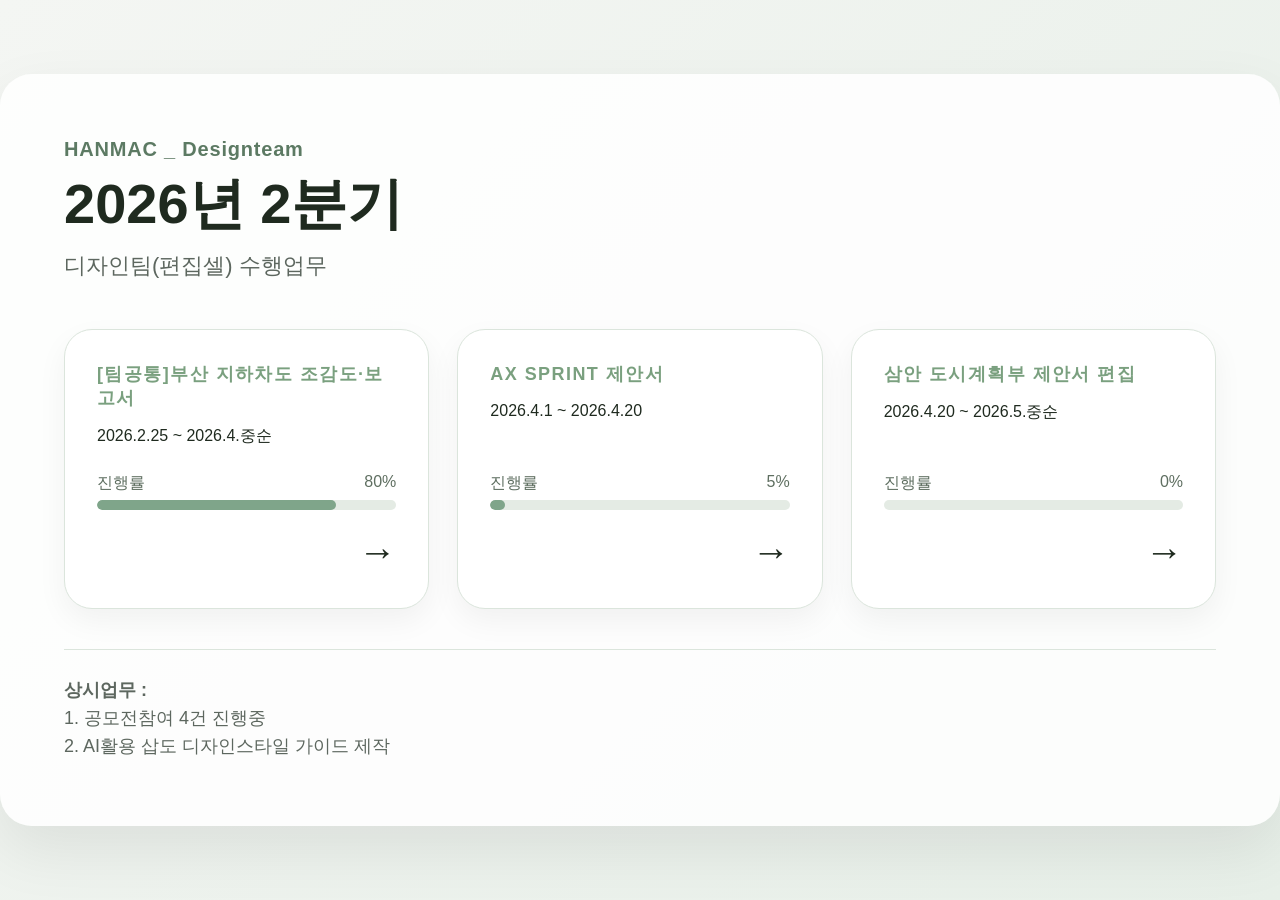
<file: 편집셀_최종/index.html>
<!DOCTYPE html>
<html lang="ko">
<head>
  <meta charset="UTF-8" />
  <meta name="viewport" content="width=device-width, initial-scale=1.0" />
  <title>2026.2분기</title>
  <link rel="stylesheet" href="style.css" />
</head>
<body>
  <div class="dashboard-wrap">
    <div class="dashboard-card">
      <div class="title-area">
        <p class="sub-title">HANMAC _ Designteam</p>
        <h1 class="main-title">2026년 2분기</h1>
        <p class="desc">디자인팀(편집셀) 수행업무</p>
      </div>

<div class="button-grid">

  <a class="project-button" href="project1/index.html">
    <span class="project-label">[팀공통]부산 지하차도 조감도·보고서</span>

  <p class="project-date">2026.2.25 ~ 2026.4.중순</p>

    <div class="progress-wrap">
      <div class="progress-text">
        <span>진행률</span>
        <span>80%</span>
      </div>
      <div class="progress-bar">
        <div class="progress-fill" style="width: 80%;"></div>
      </div>
    </div>

    <strong class="arrow">→</strong>
  </a>

  <a class="project-button" href="project2/index.html">
    <span class="project-label">AX SPRINT 제안서</span>

  <p class="project-date">2026.4.1 ~ 2026.4.20</p>

    <div class="progress-wrap">
      <div class="progress-text">
        <span>진행률</span>
        <span>5%</span>
      </div>
      <div class="progress-bar">
        <div class="progress-fill" style="width: 5%;"></div>
      </div>
    </div>

    <strong class="arrow">→</strong>
  </a>

  <a class="project-button" href="project3/index.html">
    <span class="project-label">삼안 도시계획부 제안서 편집</span>

  <p class="project-date">2026.4.20 ~ 2026.5.중순</p>

    <div class="progress-wrap">
      <div class="progress-text">
        <span>진행률</span>
        <span>0%</span>
      </div>
      <div class="progress-bar">
        <div class="progress-fill" style="width: 0%;"></div>
      </div>
    </div>

    <strong class="arrow">→</strong>
  </a>

</div>
<div class="extra-info">
  <p class="extra-title">상시업무 :</p>
  <p>1. 공모전참여 4건 진행중</p>
  <p>2. AI활용 삽도 디자인스타일 가이드 제작</p>
</div>
    </div>
  </div>
</body>
</html>
</file>
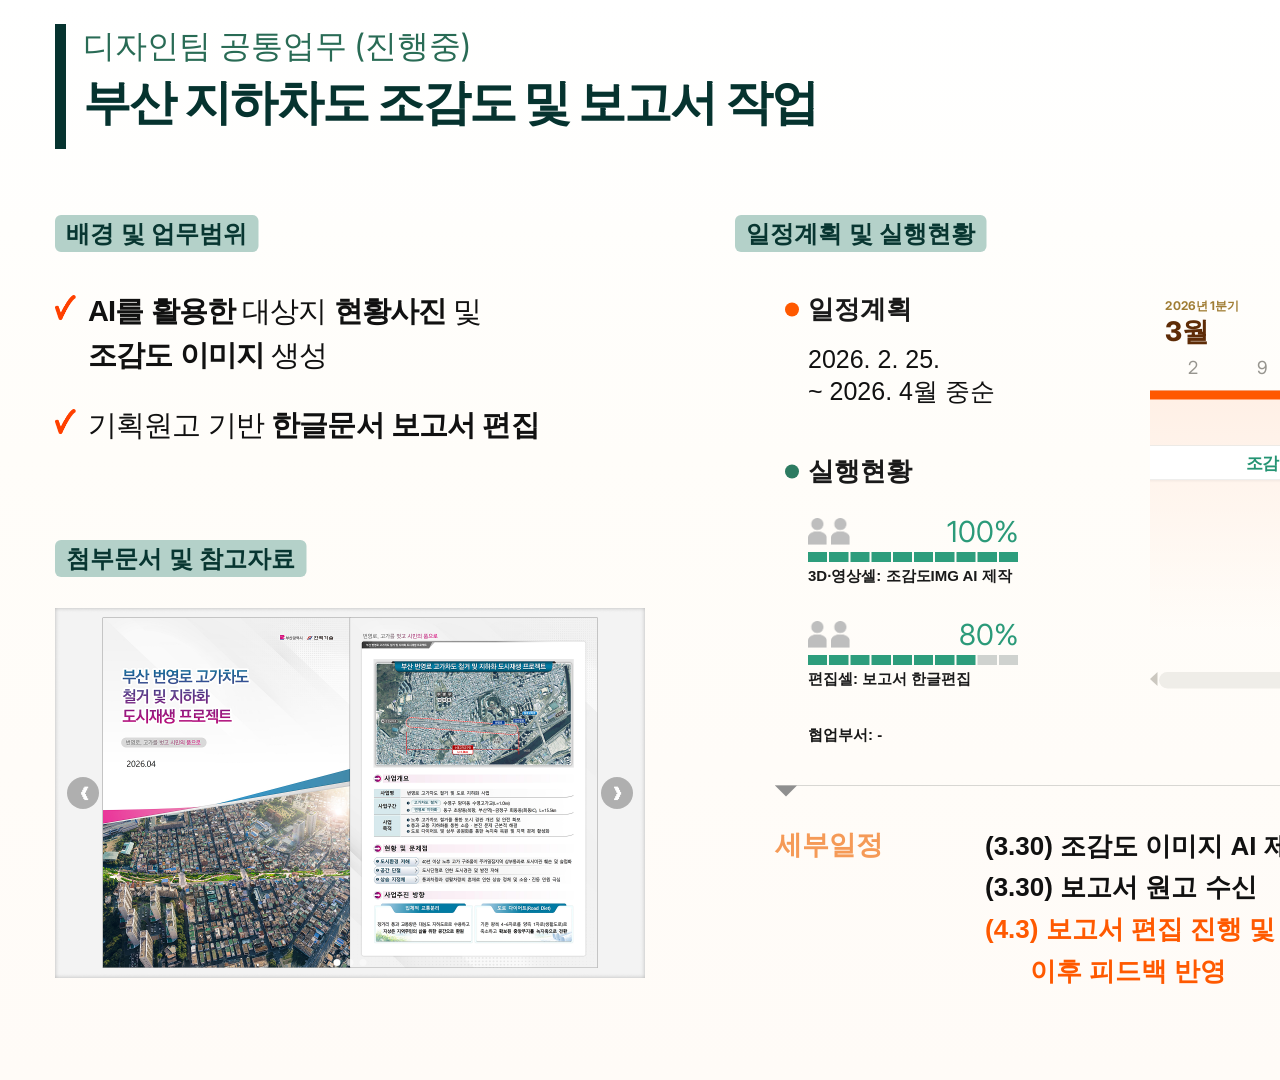
<file: 편집셀_최종/project1/index.html>
<!DOCTYPE html>
<html lang="ko">
<head>
  <meta charset="UTF-8" />
  <meta name="viewport" content="width=device-width, initial-scale=1.0" />
  <title>부산 지하차도 조감도 및 보고서 작업</title>

  <link href="https://fonts.googleapis.com/css2?family=Inter:wght@400;500;600;700;800&display=swap" rel="stylesheet">
  <link href="https://hangeul.pstatic.net/hangeul_static/css/nanum-square.css" rel="stylesheet">
  <link rel="stylesheet" href="style.css" />
</head>
<body>
  <div class="page">
    <div class="app-shell" id="appShell">

      <div class="canvas-wrap" id="canvasWrap">
        <div class="canvas">

          <header class="hero">
            <div class="hero-bar"></div>
            <div class="hero-text">
              <div class="hero-sub">디자인팀 공통업무 (진행중)</div>
              <h1 class="hero-title">부산 지하차도 조감도 및 보고서 작업</h1>
            </div>
          </header>

          <section class="scope">
            <div class="section-chip">배경 및 업무범위</div>

            <ul class="scope-list">
              <li>
                <img src="img/check.png" alt="" class="check-icon">
                <span>
                  <strong>AI를 활용한</strong> 대상지 <strong>현황사진</strong> 및<br>
                  <strong>조감도 이미지</strong> 생성
                </span>
              </li>
              <li>
                <img src="img/check.png" alt="" class="check-icon">
                <span>기획원고 기반 <strong>한글문서 보고서 편집</strong></span>
              </li>
            </ul>
          </section>

          <section class="reference">
            <div class="section-chip">첨부문서 및 참고자료</div>

            <div class="reference-box">
              <button class="ref-nav ref-prev" id="refPrev" aria-label="이전 이미지">&#10094;</button>

              <div class="reference-slider" id="referenceSlider">
                <div class="reference-slide active">
                  <img src="img/edit1.png" alt="참고자료 1" class="reference-image">
                </div>
                <div class="reference-slide">
                  <img src="img/edit_2.png" alt="참고자료 2" class="reference-image">
                </div>
                <div class="reference-slide">
                  <img src="img/edit_3.png" alt="참고자료 3" class="reference-image">
                </div>
              </div>

              <button class="ref-nav ref-next" id="refNext" aria-label="다음 이미지">&#10095;</button>

              <div class="ref-dots" id="refDots">
                <button class="ref-dot active" data-index="0" aria-label="1번 이미지"></button>
                <button class="ref-dot" data-index="1" aria-label="2번 이미지"></button>
                <button class="ref-dot" data-index="2" aria-label="3번 이미지"></button>
              </div>
            </div>
          </section>

          <section class="info-panel">
            <div class="section-chip">일정계획 및 실행현황</div>

            <div class="info-panel-body">
              <div class="plan-block">
                <div class="info-title">
                  <span class="dot dot-orange"></span>
                  <span>일정계획</span>
                </div>
                <div class="plan-dates">
                  <p id="planDateStartText">2026. 3. 8.</p>
                  <p id="planDateEndText">~ 2026. 4월 중순.</p>
                </div>
              </div>

              <div class="status-block">
                <div class="info-title">
                  <span class="dot dot-green"></span>
                  <span>실행현황</span>
                </div>

                <div class="status-card" id="statusCard1">
                  <div class="status-head">
                    <div class="people-group" id="peopleGroup1"></div>
                    <span class="status-percent" id="statusPercent1">100%</span>
                  </div>
                  <div class="segbar" id="segbar1"></div>
                  <p class="status-text" id="statusText1">3D영상셀: 조감도IMG AI 제작</p>
                </div>

                <div class="status-card status-card-2" id="statusCard2">
                  <div class="status-head">
                    <div class="people-group" id="peopleGroup2"></div>
                    <span class="status-percent" id="statusPercent2">90%</span>
                  </div>
                  <div class="segbar" id="segbar2"></div>
                  <p class="status-text" id="statusText2">편집셀: 보고서 한글편집</p>
                </div>

                <p class="partner" id="partnerText">협업부서: -----</p>
              </div>
            </div>
          </section>

          <section class="timeline-panel">
            <div class="timeline-widget">
              <div class="month-marker-layer" id="monthMarkerLayer"></div>
              <div class="timeline-scale" id="timelineScale"></div>

              <div class="timeline-board" id="timelineBoard">
                <div class="planned-range" id="plannedRange"></div>

                <div class="today-line" id="todayLine"></div>
                <div class="today-label" id="todayLabel">today</div>

                <div class="task-card task-card-1" id="taskCard1">조감 IMG AI 제작</div>
                <div class="task-card task-card-2" id="taskCard2">보고서 편집</div>

                <div class="scroll-track" id="scrollTrack">
                  <div class="scroll-thumb" id="scrollThumb"></div>
                </div>

                <div class="edge-arrow left-edge"></div>
                <div class="edge-arrow right-edge"></div>
              </div>
            </div>
          </section>

          <section class="detail-panel">
            <div class="detail-divider">
              <div class="detail-line"></div>
              <div class="detail-arrow"></div>
            </div>

            <div class="detail-content">
              <div class="detail-title">세부일정</div>
              <div class="detail-list" id="detailList"></div>
            </div>
          </section>

        </div>
      </div>

    </div>
  </div>

  <script src="script.js"></script>
</body>
</html>
</file>
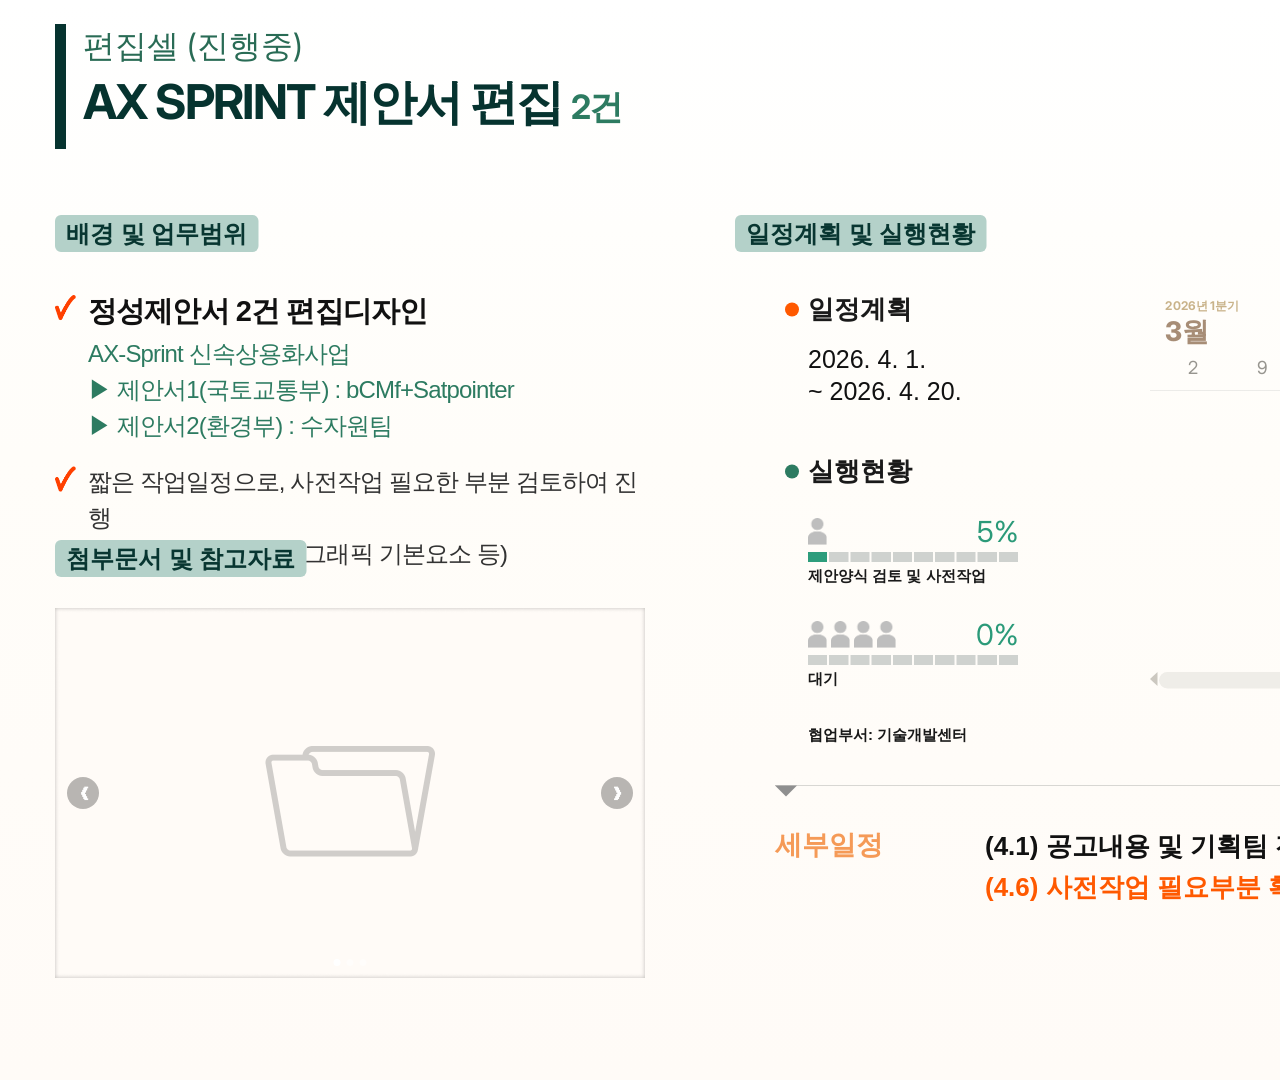
<file: 편집셀_최종/project2/index.html>
<!DOCTYPE html>
<html lang="ko">
<head>
  <meta charset="UTF-8" />
  <meta name="viewport" content="width=device-width, initial-scale=1.0" />
  <title>AX SPRINT 제안서</title>

  <link href="https://fonts.googleapis.com/css2?family=Inter:wght@400;500;600;700;800&display=swap" rel="stylesheet">
  <link href="https://hangeul.pstatic.net/hangeul_static/css/nanum-square.css" rel="stylesheet">
  <link rel="stylesheet" href="style.css" />
</head>
<body>
  <div class="page">
    <div class="app-shell" id="appShell">

      <div class="canvas-wrap" id="canvasWrap">
        <div class="canvas">

          <header class="hero">
            <div class="hero-bar"></div>
            <div class="hero-text">
              <div class="hero-sub">편집셀 (진행중)</div>
              <h1 class="hero-title">
  AX SPRINT 제안서 편집
  <span class="small-green">2건</span>
</h1>
            </div>
          </header>

          <section class="scope">
            <div class="section-chip">배경 및 업무범위</div>

     <ul class="scope-list">

  <!-- 첫번째 항목 -->
  <li>
    <img src="img/check.png" alt="" class="check-icon">
    <span>
      <strong>정성제안서 2건 편집디자인</strong><br>
  
      <span class="green-text">
        AX-Sprint 신속상용화사업<br>
        ▶ 제안서1(국토교통부) : bCMf+Satpointer<br>
        ▶ 제안서2(환경부) : 수자원팀

  </li>

  <!-- 두번째 항목 -->
   <li class="scope-item-tight">
    <img src="img/check.png" alt="" class="check-icon">
    <span>
      <span class="sub-line">
  짧은 작업일정으로, 사전작업 필요한 부분 검토하여 진행<br>
  (피그마 삽도 가이드, 그래픽 기본요소 등)
</span>
  </li>

</ul>
          </section>

          <section class="reference">
            <div class="section-chip">첨부문서 및 참고자료</div>

            <div class="reference-box">
              <button class="ref-nav ref-prev" id="refPrev" aria-label="이전 이미지">&#10094;</button>

              <div class="reference-slider" id="referenceSlider">
                <div class="reference-slide active">
                  <img src="img/edit1.png" alt="참고자료 1" class="reference-image">
                </div>
                <div class="reference-slide">
                  <img src="img/edit_2.png" alt="참고자료 2" class="reference-image">
                </div>
                <div class="reference-slide">
                  <img src="img/edit_3.png" alt="참고자료 3" class="reference-image">
                </div>
              </div>

              <button class="ref-nav ref-next" id="refNext" aria-label="다음 이미지">&#10095;</button>

              <div class="ref-dots" id="refDots">
                <button class="ref-dot active" data-index="0" aria-label="1번 이미지"></button>
                <button class="ref-dot" data-index="1" aria-label="2번 이미지"></button>
                <button class="ref-dot" data-index="2" aria-label="3번 이미지"></button>
              </div>
            </div>
          </section>

          <section class="info-panel">
            <div class="section-chip">일정계획 및 실행현황</div>

            <div class="info-panel-body">
              <div class="plan-block">
                <div class="info-title">
                  <span class="dot dot-orange"></span>
                  <span>일정계획</span>
                </div>
                <div class="plan-dates">
                  <p id="planDateStartText">2026. 3. 8.</p>
                  <p id="planDateEndText">~ 2026. 4. 20.</p>
                </div>
              </div>

              <div class="status-block">
                <div class="info-title">
                  <span class="dot dot-green"></span>
                  <span>실행현황</span>
                </div>

                <div class="status-card" id="statusCard1">
                  <div class="status-head">
                    <div class="people-group" id="peopleGroup1"></div>
                    <span class="status-percent" id="statusPercent1">100%</span>
                  </div>
                  <div class="segbar" id="segbar1"></div>
                  <p class="status-text" id="statusText1">3D영상셀: 조감도IMG AI 제작</p>
                </div>

                <div class="status-card status-card-2" id="statusCard2">
                  <div class="status-head">
                    <div class="people-group" id="peopleGroup2"></div>
                    <span class="status-percent" id="statusPercent2">90%</span>
                  </div>
                  <div class="segbar" id="segbar2"></div>
                  <p class="status-text" id="statusText2">편집셀: 보고서 한글편집</p>
                </div>

                <p class="partner" id="partnerText">협업부서: -----</p>
              </div>
            </div>
          </section>

          <section class="timeline-panel">
            <div class="timeline-widget">
              <div class="month-marker-layer" id="monthMarkerLayer"></div>
              <div class="timeline-scale" id="timelineScale"></div>

              <div class="timeline-board" id="timelineBoard">
                <div class="planned-range" id="plannedRange"></div>

                <div class="today-line" id="todayLine"></div>
                <div class="today-label" id="todayLabel">today</div>

                <div class="task-card task-card-1" id="taskCard1">조감 IMG AI 제작</div>
                <div class="task-card task-card-2" id="taskCard2">보고서 편집</div>

                <div class="scroll-track" id="scrollTrack">
                  <div class="scroll-thumb" id="scrollThumb"></div>
                </div>

                <div class="edge-arrow left-edge"></div>
                <div class="edge-arrow right-edge"></div>
              </div>
            </div>
          </section>

          <section class="detail-panel">
            <div class="detail-divider">
              <div class="detail-line"></div>
              <div class="detail-arrow"></div>
            </div>

            <div class="detail-content">
              <div class="detail-title">세부일정</div>
              <div class="detail-list" id="detailList"></div>
            </div>
          </section>

        </div>
      </div>

    </div>
  </div>

  <script src="script.js"></script>
</body>
</html>
</file>
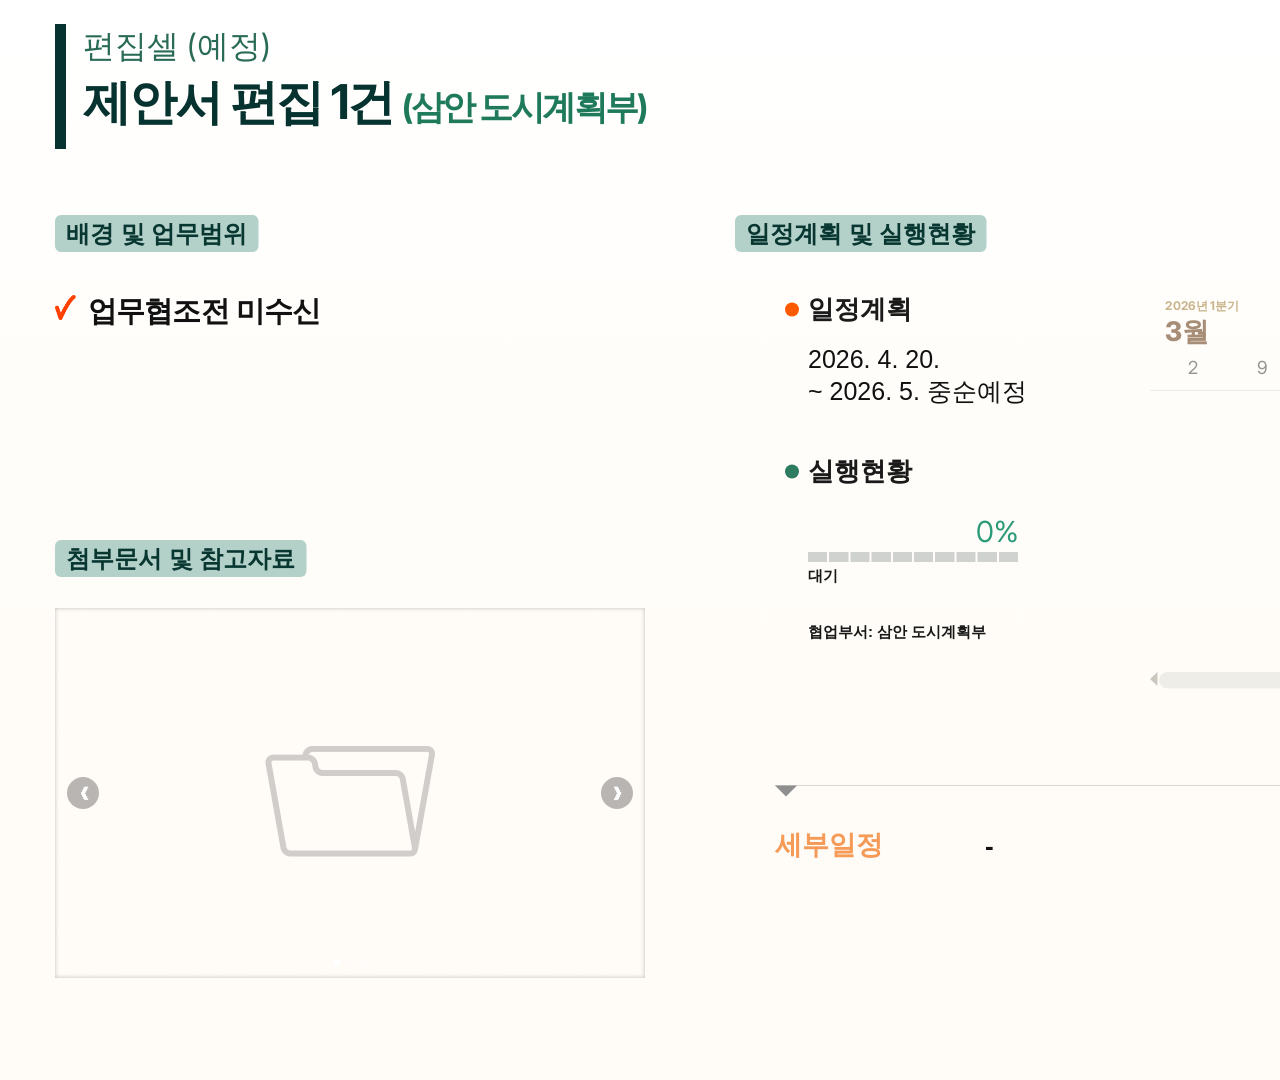
<file: 편집셀_최종/project3/index.html>
<!DOCTYPE html>
<html lang="ko">
<head>
  <meta charset="UTF-8" />
  <meta name="viewport" content="width=device-width, initial-scale=1.0" />
  <title>제안서 편집 1건(삼안 도시계획부)</title>

  <link href="https://fonts.googleapis.com/css2?family=Inter:wght@400;500;600;700;800&display=swap" rel="stylesheet">
  <link href="https://hangeul.pstatic.net/hangeul_static/css/nanum-square.css" rel="stylesheet">
  <link rel="stylesheet" href="style.css" />
</head>
<body>
  <div class="page">
    <div class="app-shell" id="appShell">

      <div class="canvas-wrap" id="canvasWrap">
        <div class="canvas">

          <header class="hero">
            <div class="hero-bar"></div>
            <div class="hero-text">
              <div class="hero-sub">편집셀 (예정)</div>
              <h1 class="hero-title">
  제안서 편집 1건
  <span class="title-partner">(삼안 도시계획부)</span>
</h1>
            </div>
          </header>

          <section class="scope">
            <div class="section-chip">배경 및 업무범위</div>

     <ul class="scope-list">

  <!-- 첫번째 항목 -->
  <li>
    <img src="img/check.png" alt="" class="check-icon">
    <span>
      <strong>업무협조전 미수신</strong><br>
  
     
      </span>
    </span>
  </li>

  

</ul>
          </section>

          <section class="reference">
            <div class="section-chip">첨부문서 및 참고자료</div>

            <div class="reference-box">
              <button class="ref-nav ref-prev" id="refPrev" aria-label="이전 이미지">&#10094;</button>

              <div class="reference-slider" id="referenceSlider">
                <div class="reference-slide active">
                  <img src="img/edit1.png" alt="참고자료 1" class="reference-image">
                </div>
                <div class="reference-slide">
                  <img src="img/edit_2.png" alt="참고자료 2" class="reference-image">
                </div>
                <div class="reference-slide">
                  <img src="img/edit_3.png" alt="참고자료 3" class="reference-image">
                </div>
              </div>

              <button class="ref-nav ref-next" id="refNext" aria-label="다음 이미지">&#10095;</button>

              <div class="ref-dots" id="refDots">
                <button class="ref-dot active" data-index="0" aria-label="1번 이미지"></button>
                <button class="ref-dot" data-index="1" aria-label="2번 이미지"></button>
                <button class="ref-dot" data-index="2" aria-label="3번 이미지"></button>
              </div>
            </div>
          </section>

          <section class="info-panel">
            <div class="section-chip">일정계획 및 실행현황</div>

            <div class="info-panel-body">
              <div class="plan-block">
                <div class="info-title">
                  <span class="dot dot-orange"></span>
                  <span>일정계획</span>
                </div>
                <div class="plan-dates">
                  <p id="planDateStartText">2026. 3. 8.</p>
                  <p id="planDateEndText">~ 2026. 4. 20.</p>
                </div>
              </div>

              <div class="status-block">
                <div class="info-title">
                  <span class="dot dot-green"></span>
                  <span>실행현황</span>
                </div>

                <div class="status-card" id="statusCard1">
                  <div class="status-head">
                    <div class="people-group" id="peopleGroup1"></div>
                    <span class="status-percent" id="statusPercent1">100%</span>
                  </div>
                  <div class="segbar" id="segbar1"></div>
                  <p class="status-text" id="statusText1">3D영상셀: 조감도IMG AI 제작</p>
                </div>

                <div class="status-card status-card-2" id="statusCard2">
                  <div class="status-head">
                    <div class="people-group" id="peopleGroup2"></div>
                    <span class="status-percent" id="statusPercent2">90%</span>
                  </div>
                  <div class="segbar" id="segbar2"></div>
                  <p class="status-text" id="statusText2">편집셀: 보고서 한글편집</p>
                </div>

                <p class="partner" id="partnerText">협업부서: -----</p>
              </div>
            </div>
          </section>

          <section class="timeline-panel">
            <div class="timeline-widget">
              <div class="month-marker-layer" id="monthMarkerLayer"></div>
              <div class="timeline-scale" id="timelineScale"></div>

              <div class="timeline-board" id="timelineBoard">
                <div class="planned-range" id="plannedRange"></div>

                <div class="today-line" id="todayLine"></div>
                <div class="today-label" id="todayLabel">today</div>

                <div class="task-card task-card-1" id="taskCard1">조감 IMG AI 제작</div>
                <div class="task-card task-card-2" id="taskCard2">보고서 편집</div>

                <div class="scroll-track" id="scrollTrack">
                  <div class="scroll-thumb" id="scrollThumb"></div>
                </div>

                <div class="edge-arrow left-edge"></div>
                <div class="edge-arrow right-edge"></div>
              </div>
            </div>
          </section>

          <section class="detail-panel">
            <div class="detail-divider">
              <div class="detail-line"></div>
              <div class="detail-arrow"></div>
            </div>

            <div class="detail-content">
              <div class="detail-title">세부일정</div>
              <div class="detail-list" id="detailList"></div>
            </div>
          </section>

        </div>
      </div>

    </div>
  </div>

  <script src="script.js"></script>
</body>
</html>
</file>
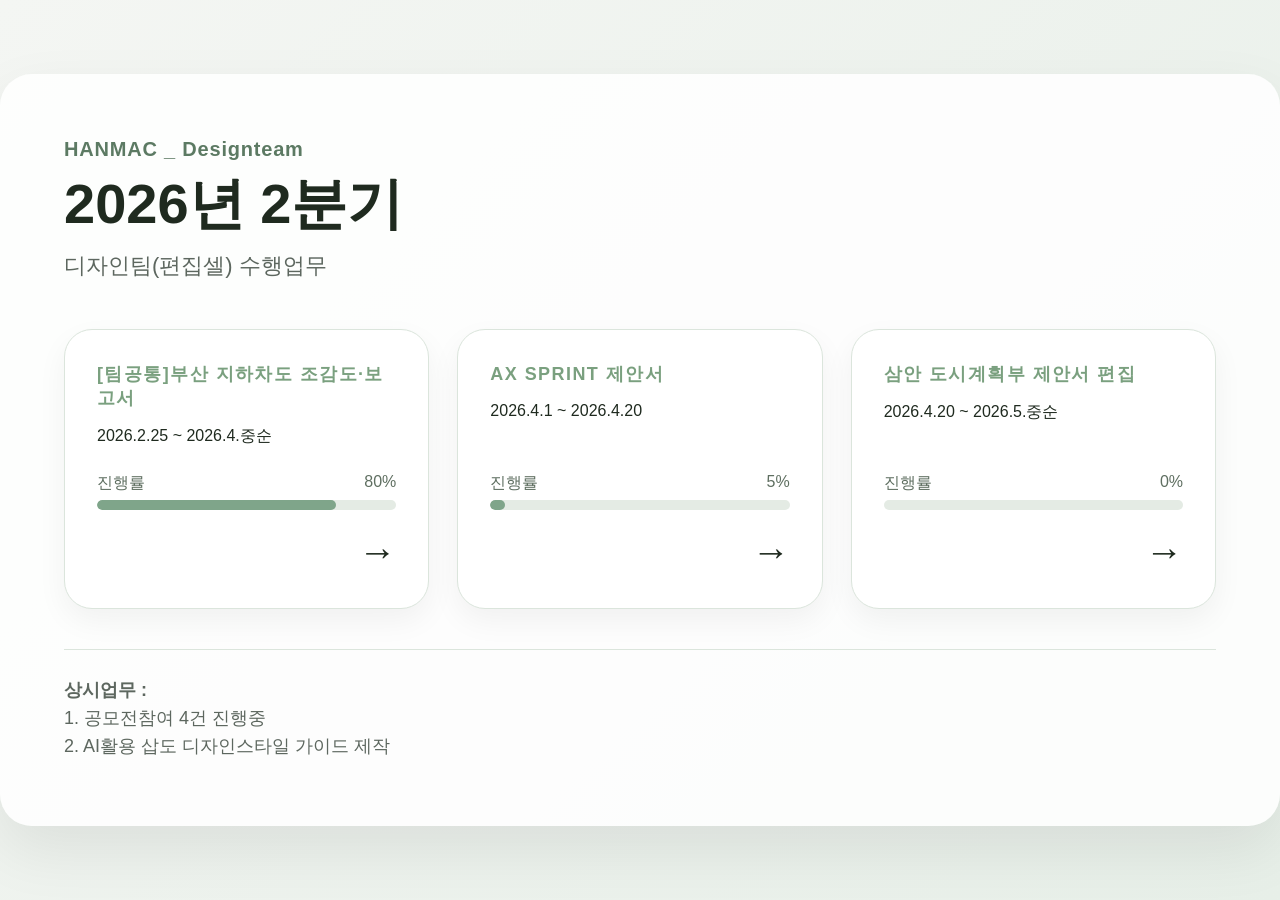
<file: 편집셀_최종/2026 2분기_편집셀.html>
<!DOCTYPE html>
<html lang="ko">
<head>
  <meta charset="UTF-8" />
  <meta name="viewport" content="width=device-width, initial-scale=1.0" />
  <title>2026.2분기</title>
  <link rel="stylesheet" href="style.css" />
</head>
<body>
  <div class="dashboard-wrap">
    <div class="dashboard-card">
      <div class="title-area">
        <p class="sub-title">HANMAC _ Designteam</p>
        <h1 class="main-title">2026년 2분기</h1>
        <p class="desc">디자인팀(편집셀) 수행업무</p>
      </div>

<div class="button-grid">

  <a class="project-button" href="project1/index.html">
    <span class="project-label">[팀공통]부산 지하차도 조감도·보고서</span>

  <p class="project-date">2026.2.25 ~ 2026.4.중순</p>

    <div class="progress-wrap">
      <div class="progress-text">
        <span>진행률</span>
        <span>80%</span>
      </div>
      <div class="progress-bar">
        <div class="progress-fill" style="width: 80%;"></div>
      </div>
    </div>

    <strong class="arrow">→</strong>
  </a>

  <a class="project-button" href="project2/index.html">
    <span class="project-label">AX SPRINT 제안서</span>

  <p class="project-date">2026.4.1 ~ 2026.4.20</p>

    <div class="progress-wrap">
      <div class="progress-text">
        <span>진행률</span>
        <span>5%</span>
      </div>
      <div class="progress-bar">
        <div class="progress-fill" style="width: 5%;"></div>
      </div>
    </div>

    <strong class="arrow">→</strong>
  </a>

  <a class="project-button" href="project3/index.html">
    <span class="project-label">삼안 도시계획부 제안서 편집</span>

  <p class="project-date">2026.4.20 ~ 2026.5.중순</p>

    <div class="progress-wrap">
      <div class="progress-text">
        <span>진행률</span>
        <span>0%</span>
      </div>
      <div class="progress-bar">
        <div class="progress-fill" style="width: 0%;"></div>
      </div>
    </div>

    <strong class="arrow">→</strong>
  </a>

</div>
<div class="extra-info">
  <p class="extra-title">상시업무 :</p>
  <p>1. 공모전참여 4건 진행중</p>
  <p>2. AI활용 삽도 디자인스타일 가이드 제작</p>
</div>
    </div>
  </div>
</body>
</html>
</file>
<file: 편집셀_최종/style.css>
* {
  box-sizing: border-box;
}

html,
body {
  width: 100%;
  height: 100%;
  margin: 0;
  padding: 0;
  font-family: "Inter", "NanumSquare", sans-serif;
  background: linear-gradient(135deg, #f4f6f3 0%, #e7efe8 100%);
  color: #1f2a1f;
}

body {
  min-height: 100vh;
}

.dashboard-wrap {
  width: 100%;
  min-height: 100vh;
  display: flex;
  align-items: center;
  justify-content: center;
}

.dashboard-card {
  width: 1320px;
  padding: 64px;
  border-radius: 32px;
  background: rgba(255, 255, 255, 0.88);
  box-shadow: 0 24px 60px rgba(0, 0, 0, 0.08);
}

.title-area {
  margin-bottom: 48px;
}

.sub-title {
  margin: 0 0 12px;
  font-size: 20px;
  font-weight: 600;
  color: #5c7a63;
  letter-spacing: 0.04em;
}

.main-title {
  margin: 0 0 16px;
  font-size: 56px;
  font-weight: 800;
  line-height: 1.1;
}

.desc {
  margin: 0;
  font-size: 22px;
  color: #5d675f;
}

.button-grid {
  display: grid;
  grid-template-columns: repeat(3, 1fr);
  gap: 28px;
}

.project-button {
  min-height: 280px;
  padding: 32px;
  border-radius: 28px;
  text-decoration: none;
  background: #ffffff;
  color: #1f2a1f;
  border: 1px solid #dbe5dc;
  box-shadow: 0 12px 30px rgba(0, 0, 0, 0.05);
  display: flex;
  flex-direction: column;
  justify-content: space-between;
  transition: transform 0.2s ease, box-shadow 0.2s ease, border-color 0.2s ease;
}

.project-button:hover {
  transform: translateY(-6px);
  border-color: #7ca786;
  box-shadow: 0 18px 36px rgba(57, 97, 67, 0.14);
}

.project-label {
  font-size: 18px;
  font-weight: 700;
  color: #7aa07f;
  letter-spacing: 0.08em;
}

.project-button strong {
  font-size: 38px;
  line-height: 1.2;
}

.extra-info {
  margin-top: 40px;
  padding-top: 24px;
  border-top: 1px solid #dbe5dc;
}

.extra-title {
  font-size: 20px;
  font-weight: 700;
  color: #4f6f57;
  margin-bottom: 12px;
}

.extra-info p {
  margin: 4px 0;
  font-size: 18px;
  color: #5d675f;
}

.project-button {
  display: flex;
  flex-direction: column;
  justify-content: space-between;
}

.progress-wrap {
  margin-top: auto;
  margin-bottom: 20px;
}

.progress-text {
  display: flex;
  justify-content: space-between;
  font-size: 16px;
  color: #5f6f61;
  margin-bottom: 6px;
}

.progress-bar {
  width: 100%;
  height: 10px;
  border-radius: 999px;
  background: #e4ebe4;
  overflow: hidden;
}

.progress-fill {
  height: 100%;
  background: #7fa58a;
  border-radius: 999px;
}

.arrow {
  font-size: 28px;
  align-self: flex-end;
}
</file>
<file: 편집셀_최종/project1/style.css>
*{
  box-sizing:border-box;
  margin:0;
  padding:0;
}

:root{
  --bg-top:#ffffff;
  --bg-mid:#fffdf9;
  --bg-bottom:#fffbf7;

  --deep:#06332F;
  --green:#296B55;
  --mint:#B4D1C9;
  --mint-text:#083631;

  --orange:#FF5900;
  --today:#F59A57;

  --quarter:#A07D34;
  --quarter-dim:#c9b38a;
  --month:#5E2C07;
  --month-dim:#a78d76;
  --text-soft:#97958f;
  --grid-line:#ddddda;

  --card-bg:#ffffff;
  --card-text:#249473;
  --card-border:#ddddda;
  --card-shadow:0 2px 6px rgba(0,0,0,0.08);

  --scroll-track:#efede8;
  --scroll-thumb:#c7c3bb;

  --status-green:#2D9D7C;
  --status-empty:#CFD2CF;
}

html, body{
  width:100%;
  height:100%;
}

body{
  font-family:'NanumSquare', sans-serif;
  background:linear-gradient(180deg, var(--bg-top) 0%, var(--bg-mid) 42%, var(--bg-bottom) 100%);
  overflow:auto;
}

.page{
  width:100%;
  min-height:100vh;
  display:flex;
  justify-content:center;
  align-items:flex-start;
}

.app-shell{
  position:relative;
  width:3840px;
  min-height:2160px;
  overflow:hidden;
}

.canvas-wrap{
  position:relative;
  width:3840px;
}

.canvas{
  position:relative;
  width:3840px;
  height:2160px;
  background:linear-gradient(180deg, var(--bg-top) 0%, var(--bg-mid) 42%, var(--bg-bottom) 100%);
  overflow:hidden;
}

.hero{
  position:absolute;
  left:110px;
  top:48px;
  display:flex;
  gap:34px;
  align-items:flex-start;
}

.hero-bar{
  width:22px;
  height:250px;
  background:var(--deep);
}

.hero-text{
  padding-top:8px;
}

.hero-sub{
  font-family:'Inter', sans-serif;
  font-size:64px;
  line-height:1.1;
  font-weight:400;
  color:var(--green);
  margin-bottom:26px;
}

.hero-title{
  font-family:'Inter', sans-serif;
  font-size:96px;
  line-height:1.08;
  font-weight:700;
  letter-spacing:-0.04em;
  color:var(--deep);
}

.section-chip{
  display:inline-block;
  background:var(--mint);
  color:var(--mint-text);
  font-size:48px;
  line-height:1;
  font-weight:800;
  padding:14px 22px 12px;
  border-radius:12px;
}

.scope{
  position:absolute;
  left:110px;
  top:430px;
  width:1180px;
}

.scope-list{
  list-style:none;
  margin-top:74px;
}

.scope-list li{
  display:flex;
  align-items:flex-start;
  gap:24px;
  font-size:58px;
  line-height:1.5;
  margin-bottom:54px;
  color:#111;
  letter-spacing:-0.03em;
}

.scope-list strong{
  font-weight:800;
}

.check-icon{
  width:42px;
  height:auto;
  margin-top:12px;
  flex:0 0 auto;
}

.reference{
  position:absolute;
  left:110px;
  top:1080px;
  width:1180px;
}

.reference-box{
  position:relative;
  width:100%;
  height:740px;
  margin-top:62px;
  background:#d0d0d0;
  overflow:hidden;
}

.reference-slider{
  position:relative;
  width:100%;
  height:100%;
}

.reference-slide{
  position:absolute;
  inset:0;
  opacity:0;
  pointer-events:none;
  transition:opacity 0.35s ease;
}

.reference-slide.active{
  opacity:1;
  pointer-events:auto;
}

.reference-image{
  width:100%;
  height:100%;
  object-fit:cover;
  display:block;
}

.ref-nav{
  position:absolute;
  top:50%;
  transform:translateY(-50%);
  width:64px;
  height:64px;
  border:none;
  border-radius:50%;
  background:rgba(0,0,0,0.28);
  color:#fff;
  font-size:34px;
  font-weight:700;
  cursor:pointer;
  z-index:5;
}

.ref-prev{ left:24px; }
.ref-next{ right:24px; }

.ref-dots{
  position:absolute;
  left:50%;
  bottom:24px;
  transform:translateX(-50%);
  display:flex;
  gap:12px;
  z-index:5;
}

.ref-dot{
  width:14px;
  height:14px;
  border:none;
  border-radius:50%;
  background:rgba(255,255,255,0.45);
  cursor:pointer;
}

.ref-dot.active{
  background:#fff;
}

.info-panel{
  position:absolute;
  left:1470px;
  top:430px;
  width:700px;
}

.info-panel-body{
  margin-left:100px;
}

.plan-block{
  margin-top:80px;
}

.info-title{
  display:flex;
  align-items:center;
  gap:18px;
  font-size:52px;
  font-weight:800;
  color:#1a1a1a;
}

.dot{
  width:28px;
  height:28px;
  border-radius:50%;
  flex:0 0 28px;
}

.dot-orange{ background:var(--orange); }
.dot-green{ background:#2D7B61; }

.plan-dates{
  margin-top:34px;
  margin-left:46px;
  font-size:50px;
  line-height:1.25;
  color:#111;
}

.status-block{
  margin-top:95px;
}

.status-card{
  width:420px;
  margin-top:56px;
  margin-left:46px;
}

.status-head{
  display:flex;
  align-items:center;
  justify-content:space-between;
  gap:16px;
  margin-bottom:12px;
}

.people-group{
  display:flex;
  align-items:center;
  gap:8px;
  min-height:38px;
  flex-wrap:wrap;
}

.people-icon{
  width:38px;
  height:auto;
  display:block;
}

.status-percent{
  font-family:'Inter', sans-serif;
  font-size:58px;
  line-height:1;
  font-weight:400;
  color:#2B9A79;
}

.segbar{
  display:grid;
  grid-template-columns:repeat(10, 1fr);
  gap:4px;
  height:20px;
  margin-bottom:10px;
}

.seg{ background:#c9cdca; }
.seg.fill{ background:var(--status-green); }
.seg.empty{ background:var(--status-empty); }

.status-text{
  font-size:30px;
  line-height:1.2;
  font-weight:700;
  color:#1a1a1a;
}

.status-card-2{
  margin-top:70px;
}

.partner{
  margin-top:74px;
  margin-left:46px;
  font-size:30px;
  font-weight:700;
  color:#181818;
}

.timeline-panel{
  position:absolute;
  left:2300px;
  top:590px;
  width:1550px;
  height:795px;
}

.timeline-widget{
  position:relative;
  width:100%;
  height:100%;
  background:transparent;
  overflow:hidden;
}

.month-marker-layer{
  position:relative;
  height:105px;
  margin:0 18px;
}

.month-marker{
  position:absolute;
  top:10px;
  transform:translateX(-50%);
  white-space:nowrap;
}

.quarter-label{
  font-family:'Inter', sans-serif;
  font-size:24px;
  line-height:1;
  font-weight:700;
  color:var(--quarter);
  margin-bottom:12px;
}

.month-label{
  font-family:'Inter', sans-serif;
  font-size:54px;
  line-height:1;
  font-weight:800;
  color:var(--month);
}

.month-marker.is-dim .quarter-label{
  color:var(--quarter-dim);
}

.month-marker.is-dim .month-label{
  color:var(--month-dim);
}

.timeline-scale{
  height:86px;
  display:grid;
  grid-template-columns:repeat(11, 1fr);
  align-items:center;
  padding:0 18px;
  border-bottom:1px solid #d9d9d6;
}

.scale-item{
  text-align:center;
  position:relative;
}

.scale-number{
  display:inline-flex;
  align-items:center;
  justify-content:center;
  width:24px;
  height:24px;
  font-family:'Inter', sans-serif;
  font-size:36px;
  font-weight:400;
  color:var(--text-soft);
  line-height:1;
}

.today-scale .scale-number{
  width:62px;
  height:62px;
  border-radius:50%;
  background:var(--today);
  color:#fff;
  font-size:32px;
  font-weight:800;
  display:inline-flex;
  align-items:center;
  justify-content:center;
}

.timeline-board{
  position:relative;
  height:604px;
  overflow:visible;
}

.vertical-grid{
  position:absolute;
  top:-105px;
  bottom:122px;
  width:1px;
  background:var(--grid-line);
  z-index:1;
}

.planned-range{
  position:absolute;
  top:0;
  bottom:122px;
  border-left:2px solid var(--orange);
  border-right:2px solid var(--orange);
  border-top:18px solid var(--orange);
  background:linear-gradient(
    180deg,
    rgba(255, 240, 230, 1) 0%,
    rgba(255, 255, 255, 0) 100%
  );
  z-index:2;
}

.today-line{
  position:absolute;
  top:0;
  bottom:122px;
  width:3px;
  background:var(--today);
  z-index:4;
  transform:translateX(-50%);
}

.today-line::after{
  content:"";
  position:absolute;
  bottom:-28px;
  left:50%;
  transform:translateX(-50%);
  width:0;
  height:0;
  border-left:16px solid transparent;
  border-right:16px solid transparent;
  border-bottom:28px solid var(--today);
}

.today-label{
  position:absolute;
  bottom:86px;
  background:var(--today);
  color:#fff;
  font-family:'Inter', sans-serif;
  font-size:36px;
  font-weight:700;
  line-height:1;
  padding:14px 30px 16px;
  border-radius:999px;
  z-index:5;
  transform:translateX(-50%);
}

.task-card{
  position:absolute;
  background:var(--card-bg);
  border:1px solid var(--card-border);
  box-shadow:var(--card-shadow);
  color:var(--card-text);
  font-family:'Inter', sans-serif;
  font-size:34px;
  font-weight:800;
  line-height:1.15;
  letter-spacing:-0.03em;
  text-align:center;
  padding:14px 20px;
  z-index:6;
}

.task-card-1{
  top:110px;
  white-space:nowrap;
}

.task-card-2{
  top:242px;
  white-space:nowrap;
}

.scroll-track{
  position:absolute;
  left:18px;
  right:18px;
  bottom:8px;
  height:33px;
  display:flex;
  align-items:center;
  z-index:7;
}

.scroll-track::before{
  content:"";
  position:absolute;
  left:0;
  right:0;
  height:33px;
  background:var(--scroll-track);
  border-radius:999px;
}

.scroll-thumb{
  width:280px;
  height:33px;
  background:var(--scroll-thumb);
  border-radius:999px;
  position:absolute;
  left:0;
  cursor:grab;
  z-index:8;
}

.edge-arrow{
  position:absolute;
  bottom:13px;
  width:0;
  height:0;
  z-index:8;
}

.left-edge{
  left:0;
  border-top:14px solid transparent;
  border-bottom:14px solid transparent;
  border-right:15px solid #ccc8c0;
}

.right-edge{
  right:0;
  border-top:14px solid transparent;
  border-bottom:14px solid transparent;
  border-left:15px solid #ccc8c0;
}

.detail-panel{
  position:absolute;
  left:1550px;
  right:110px;
  top:1540px;
  height:520px;
}

.detail-divider{
  position:relative;
  width:100%;
  height:60px;
}

.detail-line{
  position:absolute;
  left:0;
  right:0;
  top:30px;
  height:1px;
  background:#b0b0ad;
}

.detail-arrow{
  position:absolute;
  left:0;
  top:31px;
  width:0;
  height:0;
  border-left:22px solid transparent;
  border-right:22px solid transparent;
  border-top:22px solid #8f8f8f;
}

.detail-content{
  display:grid;
  grid-template-columns:260px 1fr;
  column-gap:160px;
  margin-top:54px;
}

.detail-title{
  font-size:54px;
  font-weight:800;
  color:var(--today);
}

.detail-list{
  display:flex;
  flex-direction:column;
  gap:8px;
}

.detail-list p{
  font-size:52px;
  line-height:1.45;
  font-weight:800;
  color:#111;
  white-space:pre-wrap;
}

.detail-list p.is-orange{
  color:var(--orange);
}

.detail-list p.is-indent{
  padding-left:90px;
}

.page {
  transform: scale(0.5);
  transform-origin: top left;
  width: 200%;
  height: 200%;
}
</file>
<file: 편집셀_최종/project2/style.css>
*{
  box-sizing:border-box;
  margin:0;
  padding:0;
}

:root{
  --bg-top:#ffffff;
  --bg-mid:#fffdf9;
  --bg-bottom:#fffbf7;

  --deep:#06332F;
  --green:#296B55;
  --mint:#B4D1C9;
  --mint-text:#083631;

  --orange:#FF5900;
  --today:#F59A57;

  --quarter:#A07D34;
  --quarter-dim:#c9b38a;
  --month:#5E2C07;
  --month-dim:#a78d76;
  --text-soft:#97958f;
  --grid-line:#ddddda;

  --card-bg:#ffffff;
  --card-text:#249473;
  --card-border:#ddddda;
  --card-shadow:0 2px 6px rgba(0,0,0,0.08);

  --scroll-track:#efede8;
  --scroll-thumb:#c7c3bb;

  --status-green:#2D9D7C;
  --status-empty:#CFD2CF;
}

html, body{
  width:100%;
  height:100%;
}

body{
  font-family:'NanumSquare', sans-serif;
  background:linear-gradient(180deg, var(--bg-top) 0%, var(--bg-mid) 42%, var(--bg-bottom) 100%);
  overflow:auto;
}

.page{
  width:100%;
  min-height:100vh;
  display:flex;
  justify-content:center;
  align-items:flex-start;
}

.app-shell{
  position:relative;
  width:3840px;
  min-height:2160px;
  overflow:hidden;
}

.canvas-wrap{
  position:relative;
  width:3840px;
}

.canvas{
  position:relative;
  width:3840px;
  height:2160px;
  background:linear-gradient(180deg, var(--bg-top) 0%, var(--bg-mid) 42%, var(--bg-bottom) 100%);
  overflow:hidden;
}

.hero{
  position:absolute;
  left:110px;
  top:48px;
  display:flex;
  gap:34px;
  align-items:flex-start;
}

.hero-bar{
  width:22px;
  height:250px;
  background:var(--deep);
}

.hero-text{
  padding-top:8px;
}

.hero-sub{
  font-family:'Inter', sans-serif;
  font-size:64px;
  line-height:1.1;
  font-weight:400;
  color:var(--green);
  margin-bottom:26px;
}

.hero-title{
  font-family:'Inter', sans-serif;
  font-size:96px;
  line-height:1.08;
  font-weight:700;
  letter-spacing:-0.04em;
  color:var(--deep);
}

.section-chip{
  display:inline-block;
  background:var(--mint);
  color:var(--mint-text);
  font-size:48px;
  line-height:1;
  font-weight:800;
  padding:14px 22px 12px;
  border-radius:12px;
}

.scope{
  position:absolute;
  left:110px;
  top:430px;
  width:1180px;
}

.scope-list{
  list-style:none;
  margin-top:74px;
}

.scope-list li{
  display:flex;
  align-items:flex-start;
  gap:24px;
  font-size:58px;
  line-height:1.5;
  margin-bottom:54px;
  color:#111;
  letter-spacing:-0.03em;
}

.scope-list strong{
  font-weight:800;
}

.check-icon{
  width:42px;
  height:auto;
  margin-top:12px;
  flex:0 0 auto;
}

.reference{
  position:absolute;
  left:110px;
  top:1080px;
  width:1180px;
}

.reference-box{
  position:relative;
  width:100%;
  height:740px;
  margin-top:62px;
  background:#d0d0d0;
  overflow:hidden;
}

.reference-slider{
  position:relative;
  width:100%;
  height:100%;
}

.reference-slide{
  position:absolute;
  inset:0;
  opacity:0;
  pointer-events:none;
  transition:opacity 0.35s ease;
}

.reference-slide.active{
  opacity:1;
  pointer-events:auto;
}

.reference-image{
  width:100%;
  height:100%;
  object-fit:cover;
  display:block;
}

.ref-nav{
  position:absolute;
  top:50%;
  transform:translateY(-50%);
  width:64px;
  height:64px;
  border:none;
  border-radius:50%;
  background:rgba(0,0,0,0.28);
  color:#fff;
  font-size:34px;
  font-weight:700;
  cursor:pointer;
  z-index:5;
}

.ref-prev{ left:24px; }
.ref-next{ right:24px; }

.ref-dots{
  position:absolute;
  left:50%;
  bottom:24px;
  transform:translateX(-50%);
  display:flex;
  gap:12px;
  z-index:5;
}

.ref-dot{
  width:14px;
  height:14px;
  border:none;
  border-radius:50%;
  background:rgba(255,255,255,0.45);
  cursor:pointer;
}

.ref-dot.active{
  background:#fff;
}

.info-panel{
  position:absolute;
  left:1470px;
  top:430px;
  width:700px;
}

.info-panel-body{
  margin-left:100px;
}

.plan-block{
  margin-top:80px;
}

.info-title{
  display:flex;
  align-items:center;
  gap:18px;
  font-size:52px;
  font-weight:800;
  color:#1a1a1a;
}

.dot{
  width:28px;
  height:28px;
  border-radius:50%;
  flex:0 0 28px;
}

.dot-orange{ background:var(--orange); }
.dot-green{ background:#2D7B61; }

.plan-dates{
  margin-top:34px;
  margin-left:46px;
  font-size:50px;
  line-height:1.25;
  color:#111;
}

.status-block{
  margin-top:95px;
}

.status-card{
  width:420px;
  margin-top:56px;
  margin-left:46px;
}

.status-head{
  display:flex;
  align-items:center;
  justify-content:space-between;
  gap:16px;
  margin-bottom:12px;
}

.people-group{
  display:flex;
  align-items:center;
  gap:8px;
  min-height:38px;
  flex-wrap:wrap;
}

.people-icon{
  width:38px;
  height:auto;
  display:block;
}

.status-percent{
  font-family:'Inter', sans-serif;
  font-size:58px;
  line-height:1;
  font-weight:400;
  color:#2B9A79;
}

.segbar{
  display:grid;
  grid-template-columns:repeat(10, 1fr);
  gap:4px;
  height:20px;
  margin-bottom:10px;
}

.seg{ background:#c9cdca; }
.seg.fill{ background:var(--status-green); }
.seg.empty{ background:var(--status-empty); }

.status-text{
  font-size:30px;
  line-height:1.2;
  font-weight:700;
  color:#1a1a1a;
}

.status-card-2{
  margin-top:70px;
}

.partner{
  margin-top:74px;
  margin-left:46px;
  font-size:30px;
  font-weight:700;
  color:#181818;
}

.timeline-panel{
  position:absolute;
  left:2300px;
  top:590px;
  width:1550px;
  height:795px;
}

.timeline-widget{
  position:relative;
  width:100%;
  height:100%;
  background:transparent;
  overflow:hidden;
}

.month-marker-layer{
  position:relative;
  height:105px;
  margin:0 18px;
}

.month-marker{
  position:absolute;
  top:10px;
  transform:translateX(-50%);
  white-space:nowrap;
}

.quarter-label{
  font-family:'Inter', sans-serif;
  font-size:24px;
  line-height:1;
  font-weight:700;
  color:var(--quarter);
  margin-bottom:12px;
}

.month-label{
  font-family:'Inter', sans-serif;
  font-size:54px;
  line-height:1;
  font-weight:800;
  color:var(--month);
}

.month-marker.is-dim .quarter-label{
  color:var(--quarter-dim);
}

.month-marker.is-dim .month-label{
  color:var(--month-dim);
}

.timeline-scale{
  height:86px;
  display:grid;
  grid-template-columns:repeat(11, 1fr);
  align-items:center;
  padding:0 18px;
  border-bottom:1px solid #d9d9d6;
}

.scale-item{
  text-align:center;
  position:relative;
}

.scale-number{
  display:inline-flex;
  align-items:center;
  justify-content:center;
  width:24px;
  height:24px;
  font-family:'Inter', sans-serif;
  font-size:36px;
  font-weight:400;
  color:var(--text-soft);
  line-height:1;
}

.today-scale .scale-number{
  width:62px;
  height:62px;
  border-radius:50%;
  background:var(--today);
  color:#fff;
  font-size:32px;
  font-weight:800;
  display:inline-flex;
  align-items:center;
  justify-content:center;
}

.timeline-board{
  position:relative;
  height:604px;
  overflow:visible;
}

.vertical-grid{
  position:absolute;
  top:-105px;
  bottom:122px;
  width:1px;
  background:var(--grid-line);
  z-index:1;
}

.planned-range{
  position:absolute;
  top:0;
  bottom:122px;
  border-left:2px solid var(--orange);
  border-right:2px solid var(--orange);
  border-top:18px solid var(--orange);
  background:linear-gradient(
    180deg,
    rgba(255, 240, 230, 1) 0%,
    rgba(255, 255, 255, 0) 100%
  );
  z-index:2;
}

.today-line{
  position:absolute;
  top:0;
  bottom:122px;
  width:3px;
  background:var(--today);
  z-index:4;
  transform:translateX(-50%);
}

.today-line::after{
  content:"";
  position:absolute;
  bottom:-28px;
  left:50%;
  transform:translateX(-50%);
  width:0;
  height:0;
  border-left:16px solid transparent;
  border-right:16px solid transparent;
  border-bottom:28px solid var(--today);
}

.today-label{
  position:absolute;
  bottom:86px;
  background:var(--today);
  color:#fff;
  font-family:'Inter', sans-serif;
  font-size:36px;
  font-weight:700;
  line-height:1;
  padding:14px 30px 16px;
  border-radius:999px;
  z-index:5;
  transform:translateX(-50%);
}

.task-card{
  position:absolute;
  background:var(--card-bg);
  border:1px solid var(--card-border);
  box-shadow:var(--card-shadow);
  color:var(--card-text);
  font-family:'Inter', sans-serif;
  font-size:34px;
  font-weight:800;
  line-height:1.15;
  letter-spacing:-0.03em;
  text-align:center;
  padding:14px 20px;
  z-index:6;
}

.task-card-1{
  top:110px;
  white-space:nowrap;
}

.task-card-2{
  top:242px;
  white-space:nowrap;
}

.scroll-track{
  position:absolute;
  left:18px;
  right:18px;
  bottom:8px;
  height:33px;
  display:flex;
  align-items:center;
  z-index:7;
}

.scroll-track::before{
  content:"";
  position:absolute;
  left:0;
  right:0;
  height:33px;
  background:var(--scroll-track);
  border-radius:999px;
}

.scroll-thumb{
  width:280px;
  height:33px;
  background:var(--scroll-thumb);
  border-radius:999px;
  position:absolute;
  left:0;
  cursor:grab;
  z-index:8;
}

.edge-arrow{
  position:absolute;
  bottom:13px;
  width:0;
  height:0;
  z-index:8;
}

.left-edge{
  left:0;
  border-top:14px solid transparent;
  border-bottom:14px solid transparent;
  border-right:15px solid #ccc8c0;
}

.right-edge{
  right:0;
  border-top:14px solid transparent;
  border-bottom:14px solid transparent;
  border-left:15px solid #ccc8c0;
}

.detail-panel{
  position:absolute;
  left:1550px;
  right:110px;
  top:1540px;
  height:520px;
}

.detail-divider{
  position:relative;
  width:100%;
  height:60px;
}

.detail-line{
  position:absolute;
  left:0;
  right:0;
  top:30px;
  height:1px;
  background:#b0b0ad;
}

.detail-arrow{
  position:absolute;
  left:0;
  top:31px;
  width:0;
  height:0;
  border-left:22px solid transparent;
  border-right:22px solid transparent;
  border-top:22px solid #8f8f8f;
}

.detail-content{
  display:grid;
  grid-template-columns:260px 1fr;
  column-gap:160px;
  margin-top:54px;
}

.detail-title{
  font-size:54px;
  font-weight:800;
  color:var(--today);
}

.detail-list{
  display:flex;
  flex-direction:column;
  gap:8px;
}

.detail-list p{
  font-size:52px;
  line-height:1.45;
  font-weight:800;
  color:#111;
  white-space:pre-wrap;
}

.detail-list p.is-orange{
  color:var(--orange);
}

.detail-list p.is-indent{
  padding-left:90px;
}

.sub-line{
  display:block;
  font-size:48px;
  font-weight:400; /* 레귤러 */
  color:#333;
  margin-top:6px;
}

.green-text{
  display:block;
  font-size:48px;
  font-weight:400; /* 레귤러 */
  color:#2D7B61;
  margin-top:6px;
}

.scope-item-tight{
  margin-top:-20px;  /* ← 숫자 조절 */
}

.small-green{
  color:#2D7B61;
  font-size:0.7em;
  font-weight:700;
}

.page {
  transform: scale(0.5);
  transform-origin: top left;
  width: 200%;
  height: 200%;
}
</file>
<file: 편집셀_최종/project3/style.css>
*{
  box-sizing:border-box;
  margin:0;
  padding:0;
}

:root{
  --bg-top:#ffffff;
  --bg-mid:#fffdf9;
  --bg-bottom:#fffbf7;

  --deep:#06332F;
  --green:#296B55;
  --mint:#B4D1C9;
  --mint-text:#083631;

  --orange:#FF5900;
  --today:#F59A57;

  --quarter:#A07D34;
  --quarter-dim:#c9b38a;
  --month:#5E2C07;
  --month-dim:#a78d76;
  --text-soft:#97958f;
  --grid-line:#ddddda;

  --card-bg:#ffffff;
  --card-text:#249473;
  --card-border:#ddddda;
  --card-shadow:0 2px 6px rgba(0,0,0,0.08);

  --scroll-track:#efede8;
  --scroll-thumb:#c7c3bb;

  --status-green:#2D9D7C;
  --status-empty:#CFD2CF;
}

html, body{
  width:100%;
  height:100%;
}

body{
  font-family:'NanumSquare', sans-serif;
  background:linear-gradient(180deg, var(--bg-top) 0%, var(--bg-mid) 42%, var(--bg-bottom) 100%);
  overflow:auto;
}

.page{
  width:100%;
  min-height:100vh;
  display:flex;
  justify-content:center;
  align-items:flex-start;
}

.app-shell{
  position:relative;
  width:3840px;
  min-height:2160px;
  overflow:hidden;
}

.canvas-wrap{
  position:relative;
  width:3840px;
}

.canvas{
  position:relative;
  width:3840px;
  height:2160px;
  background:linear-gradient(180deg, var(--bg-top) 0%, var(--bg-mid) 42%, var(--bg-bottom) 100%);
  overflow:hidden;
}

.hero{
  position:absolute;
  left:110px;
  top:48px;
  display:flex;
  gap:34px;
  align-items:flex-start;
}

.hero-bar{
  width:22px;
  height:250px;
  background:var(--deep);
}

.hero-text{
  padding-top:8px;
}

.hero-sub{
  font-family:'Inter', sans-serif;
  font-size:64px;
  line-height:1.1;
  font-weight:400;
  color:var(--green);
  margin-bottom:26px;
}

.hero-title{
  font-family:'Inter', sans-serif;
  font-size:96px;
  line-height:1.08;
  font-weight:700;
  letter-spacing:-0.04em;
  color:var(--deep);
}

.section-chip{
  display:inline-block;
  background:var(--mint);
  color:var(--mint-text);
  font-size:48px;
  line-height:1;
  font-weight:800;
  padding:14px 22px 12px;
  border-radius:12px;
}

.scope{
  position:absolute;
  left:110px;
  top:430px;
  width:1180px;
}

.scope-list{
  list-style:none;
  margin-top:74px;
}

.scope-list li{
  display:flex;
  align-items:flex-start;
  gap:24px;
  font-size:58px;
  line-height:1.5;
  margin-bottom:54px;
  color:#111;
  letter-spacing:-0.03em;
}

.scope-list strong{
  font-weight:800;
}

.check-icon{
  width:42px;
  height:auto;
  margin-top:12px;
  flex:0 0 auto;
}

.reference{
  position:absolute;
  left:110px;
  top:1080px;
  width:1180px;
}

.reference-box{
  position:relative;
  width:100%;
  height:740px;
  margin-top:62px;
  background:#d0d0d0;
  overflow:hidden;
}

.reference-slider{
  position:relative;
  width:100%;
  height:100%;
}

.reference-slide{
  position:absolute;
  inset:0;
  opacity:0;
  pointer-events:none;
  transition:opacity 0.35s ease;
}

.reference-slide.active{
  opacity:1;
  pointer-events:auto;
}

.reference-image{
  width:100%;
  height:100%;
  object-fit:cover;
  display:block;
}

.ref-nav{
  position:absolute;
  top:50%;
  transform:translateY(-50%);
  width:64px;
  height:64px;
  border:none;
  border-radius:50%;
  background:rgba(0,0,0,0.28);
  color:#fff;
  font-size:34px;
  font-weight:700;
  cursor:pointer;
  z-index:5;
}

.ref-prev{ left:24px; }
.ref-next{ right:24px; }

.ref-dots{
  position:absolute;
  left:50%;
  bottom:24px;
  transform:translateX(-50%);
  display:flex;
  gap:12px;
  z-index:5;
}

.ref-dot{
  width:14px;
  height:14px;
  border:none;
  border-radius:50%;
  background:rgba(255,255,255,0.45);
  cursor:pointer;
}

.ref-dot.active{
  background:#fff;
}

.info-panel{
  position:absolute;
  left:1470px;
  top:430px;
  width:700px;
}

.info-panel-body{
  margin-left:100px;
}

.plan-block{
  margin-top:80px;
}

.info-title{
  display:flex;
  align-items:center;
  gap:18px;
  font-size:52px;
  font-weight:800;
  color:#1a1a1a;
}

.dot{
  width:28px;
  height:28px;
  border-radius:50%;
  flex:0 0 28px;
}

.dot-orange{ background:var(--orange); }
.dot-green{ background:#2D7B61; }

.plan-dates{
  margin-top:34px;
  margin-left:46px;
  font-size:50px;
  line-height:1.25;
  color:#111;
}

.status-block{
  margin-top:95px;
}

.status-card{
  width:420px;
  margin-top:56px;
  margin-left:46px;
}

.status-head{
  display:flex;
  align-items:center;
  justify-content:space-between;
  gap:16px;
  margin-bottom:12px;
}

.people-group{
  display:flex;
  align-items:center;
  gap:8px;
  min-height:38px;
  flex-wrap:wrap;
}

.people-icon{
  width:38px;
  height:auto;
  display:block;
}

.status-percent{
  font-family:'Inter', sans-serif;
  font-size:58px;
  line-height:1;
  font-weight:400;
  color:#2B9A79;
}

.segbar{
  display:grid;
  grid-template-columns:repeat(10, 1fr);
  gap:4px;
  height:20px;
  margin-bottom:10px;
}

.seg{ background:#c9cdca; }
.seg.fill{ background:var(--status-green); }
.seg.empty{ background:var(--status-empty); }

.status-text{
  font-size:30px;
  line-height:1.2;
  font-weight:700;
  color:#1a1a1a;
}

.status-card-2{
  margin-top:70px;
}

.partner{
  margin-top:74px;
  margin-left:46px;
  font-size:30px;
  font-weight:700;
  color:#181818;
}

.timeline-panel{
  position:absolute;
  left:2300px;
  top:590px;
  width:1550px;
  height:795px;
}

.timeline-widget{
  position:relative;
  width:100%;
  height:100%;
  background:transparent;
  overflow:hidden;
}

.month-marker-layer{
  position:relative;
  height:105px;
  margin:0 18px;
}

.month-marker{
  position:absolute;
  top:10px;
  transform:translateX(-50%);
  white-space:nowrap;
}

.quarter-label{
  font-family:'Inter', sans-serif;
  font-size:24px;
  line-height:1;
  font-weight:700;
  color:var(--quarter);
  margin-bottom:12px;
}

.month-label{
  font-family:'Inter', sans-serif;
  font-size:54px;
  line-height:1;
  font-weight:800;
  color:var(--month);
}

.month-marker.is-dim .quarter-label{
  color:var(--quarter-dim);
}

.month-marker.is-dim .month-label{
  color:var(--month-dim);
}

.timeline-scale{
  height:86px;
  display:grid;
  grid-template-columns:repeat(11, 1fr);
  align-items:center;
  padding:0 18px;
  border-bottom:1px solid #d9d9d6;
}

.scale-item{
  text-align:center;
  position:relative;
}

.scale-number{
  display:inline-flex;
  align-items:center;
  justify-content:center;
  width:24px;
  height:24px;
  font-family:'Inter', sans-serif;
  font-size:36px;
  font-weight:400;
  color:var(--text-soft);
  line-height:1;
}

.today-scale .scale-number{
  width:62px;
  height:62px;
  border-radius:50%;
  background:var(--today);
  color:#fff;
  font-size:32px;
  font-weight:800;
  display:inline-flex;
  align-items:center;
  justify-content:center;
}

.timeline-board{
  position:relative;
  height:604px;
  overflow:visible;
}

.vertical-grid{
  position:absolute;
  top:-105px;
  bottom:122px;
  width:1px;
  background:var(--grid-line);
  z-index:1;
}

.planned-range{
  position:absolute;
  top:0;
  bottom:122px;
  border-left:2px solid var(--orange);
  border-right:2px solid var(--orange);
  border-top:18px solid var(--orange);
  background:linear-gradient(
    180deg,
    rgba(255, 240, 230, 1) 0%,
    rgba(255, 255, 255, 0) 100%
  );
  z-index:2;
}

.today-line{
  position:absolute;
  top:0;
  bottom:122px;
  width:3px;
  background:var(--today);
  z-index:4;
  transform:translateX(-50%);
}

.today-line::after{
  content:"";
  position:absolute;
  bottom:-28px;
  left:50%;
  transform:translateX(-50%);
  width:0;
  height:0;
  border-left:16px solid transparent;
  border-right:16px solid transparent;
  border-bottom:28px solid var(--today);
}

.today-label{
  position:absolute;
  bottom:86px;
  background:var(--today);
  color:#fff;
  font-family:'Inter', sans-serif;
  font-size:36px;
  font-weight:700;
  line-height:1;
  padding:14px 30px 16px;
  border-radius:999px;
  z-index:5;
  transform:translateX(-50%);
}

.task-card{
  position:absolute;
  background:var(--card-bg);
  border:1px solid var(--card-border);
  box-shadow:var(--card-shadow);
  color:var(--card-text);
  font-family:'Inter', sans-serif;
  font-size:34px;
  font-weight:800;
  line-height:1.15;
  letter-spacing:-0.03em;
  text-align:center;
  padding:14px 20px;
  z-index:6;
}

.task-card-1{
  top:110px;
  white-space:nowrap;
}

.task-card-2{
  top:242px;
  white-space:nowrap;
}

.scroll-track{
  position:absolute;
  left:18px;
  right:18px;
  bottom:8px;
  height:33px;
  display:flex;
  align-items:center;
  z-index:7;
}

.scroll-track::before{
  content:"";
  position:absolute;
  left:0;
  right:0;
  height:33px;
  background:var(--scroll-track);
  border-radius:999px;
}

.scroll-thumb{
  width:280px;
  height:33px;
  background:var(--scroll-thumb);
  border-radius:999px;
  position:absolute;
  left:0;
  cursor:grab;
  z-index:8;
}

.edge-arrow{
  position:absolute;
  bottom:13px;
  width:0;
  height:0;
  z-index:8;
}

.left-edge{
  left:0;
  border-top:14px solid transparent;
  border-bottom:14px solid transparent;
  border-right:15px solid #ccc8c0;
}

.right-edge{
  right:0;
  border-top:14px solid transparent;
  border-bottom:14px solid transparent;
  border-left:15px solid #ccc8c0;
}

.detail-panel{
  position:absolute;
  left:1550px;
  right:110px;
  top:1540px;
  height:520px;
}

.detail-divider{
  position:relative;
  width:100%;
  height:60px;
}

.detail-line{
  position:absolute;
  left:0;
  right:0;
  top:30px;
  height:1px;
  background:#b0b0ad;
}

.detail-arrow{
  position:absolute;
  left:0;
  top:31px;
  width:0;
  height:0;
  border-left:22px solid transparent;
  border-right:22px solid transparent;
  border-top:22px solid #8f8f8f;
}

.detail-content{
  display:grid;
  grid-template-columns:260px 1fr;
  column-gap:160px;
  margin-top:54px;
}

.detail-title{
  font-size:54px;
  font-weight:800;
  color:var(--today);
}

.detail-list{
  display:flex;
  flex-direction:column;
  gap:8px;
}

.detail-list p{
  font-size:52px;
  line-height:1.45;
  font-weight:800;
  color:#111;
  white-space:pre-wrap;
}

.detail-list p.is-orange{
  color:var(--orange);
}

.detail-list p.is-indent{
  padding-left:90px;
}

.sub-line{
  display:block;
  font-size:48px;
  font-weight:400; /* 레귤러 */
  color:#333;
  margin-top:6px;
}

.green-text{
  display:block;
  font-size:48px;
  font-weight:400; /* 레귤러 */
  color:#2D7B61;
  margin-top:6px;
}

.scope-item-tight{
  margin-top:-20px;  /* ← 숫자 조절 */
}

.small-green{
  color:#2D7B61;
  font-size:0.7em;
  font-weight:700;
}

.title-partner {
  font-size: 0.7em;
  color: #1f7a5c;
}

.page {
  transform: scale(0.5);
  transform-origin: top left;
  width: 200%;
  height: 200%;
}
</file>
